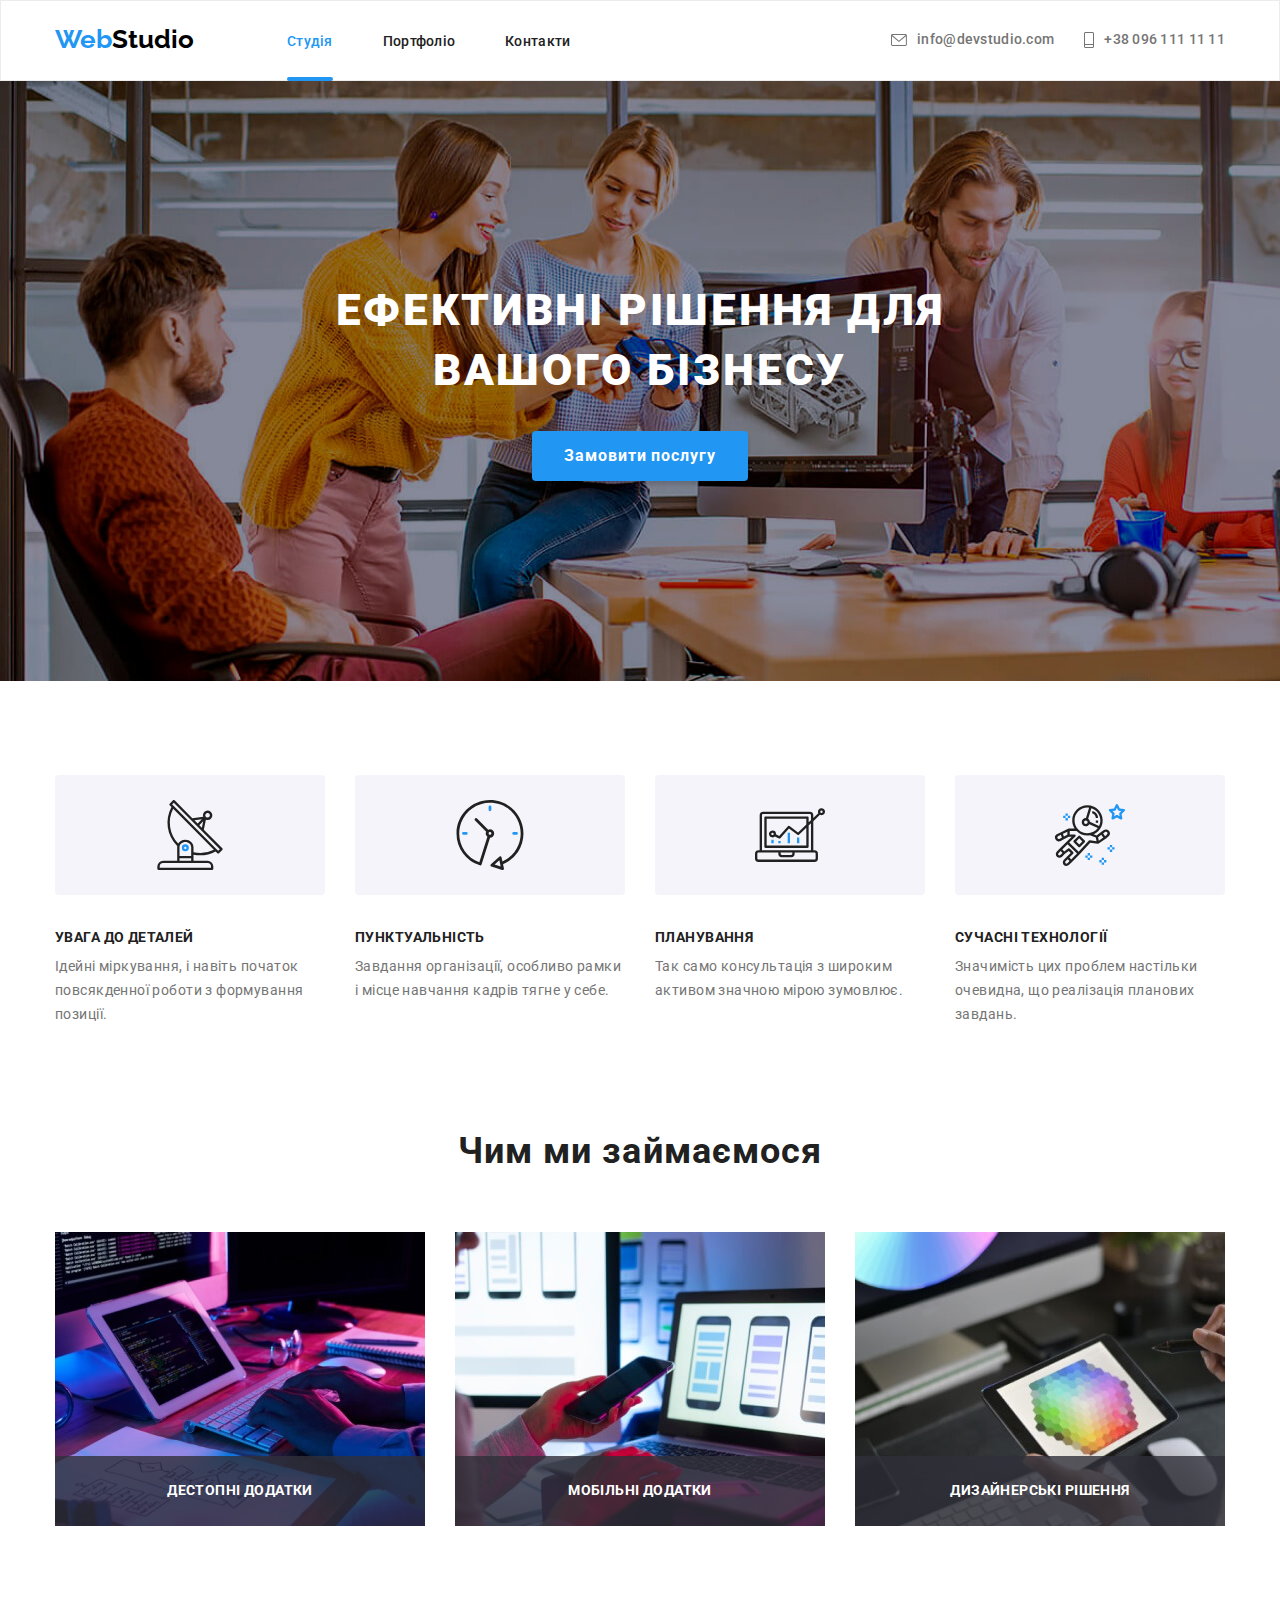
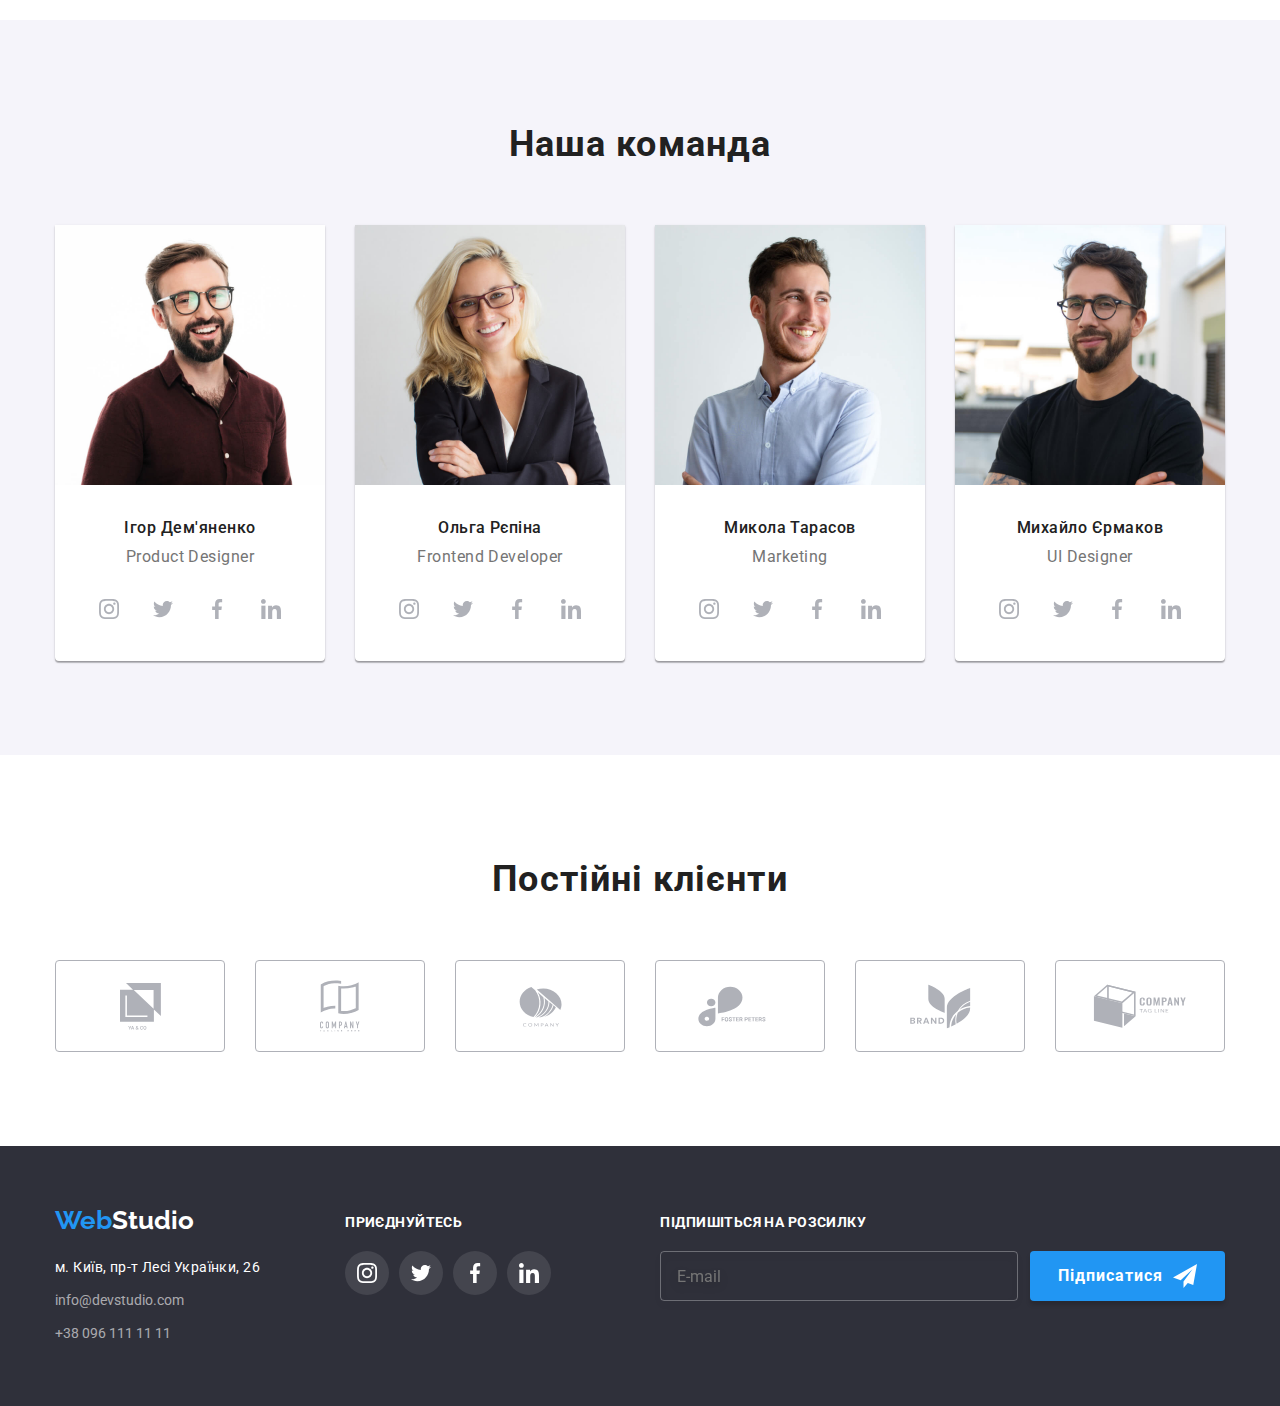
<file: index.html>
<!DOCTYPE html>
<html lang="uk">

<head>
  <meta charset="UTF-8">
  <meta name="viewport" content="width=device-width, initial-scale=1.0">
  <link href="https://fonts.googleapis.com/css2?family=Raleway:wght@700&family=Roboto:wght@400;500;700;900&display=swap"
    rel="stylesheet">
  <link rel="stylesheet" href="./css/modern-normalize.css">
  <link rel="stylesheet" href="./css/styles.css">
  <link rel="stylesheet" href="./css/main.min.css">
  <title>Студія</title>
</head>

<body>
  <!--Header-->
  <header class="header">
    <div class="container header__wrapper">
      <nav class="nav">
        <a class="logo" href="./index.html">Web<span class="logo__part">Studio</span></a>
        <ul class="nav-list">
          <li><a class="nav-list__link nav-list__link--current" href="./index.html">Студія</a></li>
          <li><a class="nav-list__link" href="./portfolio.html">Портфоліо</a></li>
          <li><a class="nav-list__link" href="#">Контакти</a></li>
        </ul>
      </nav>
      <ul class="contacts-list">
        <li>
          <a class="contacts-list__link" href="mailto:info@devstudio.com"><svg class="contacts-list__icon" width="16"
              height="12">
              <use href="./images/icons.svg/cont.svg#icon-mail"></use>
            </svg>info@devstudio.com</a>
        </li>
        <li>
          <a class="contacts-list__link contacts-list__link--offset" href="tel:+380961111111"><svg
              class="contacts-list__icon" width="10" height="16">
              <use href="./images/icons.svg/cont.svg#icon-phone"></use>
            </svg>+38 096 111 11 11</a>
        </li>
      </ul>
    </div>
  </header>

  <!--Main content-->

  <main>
    <section class="hero-content">
      <div class="container hero__container">
        <h1 class="hero-title">ЕФЕКТИВНІ РІШЕННЯ ДЛЯ ВАШОГО БІЗНЕСУ</h1>
        <button class="hero-btn" data-modal-open>Замовити послугу</button>
        <div class="backdrop is-hidden" data-modal>
          <div class="modal">
            <button data-modal-close class="modal__close" type="button"><svg width="16" height="12">
                <use href="./images/vector.svg#icon-vector"></use>
              </svg></button>

            <h2 class="modal__title">Залиште свої дані, ми вам передзвонимо</h2>
            <form action="#">
              <div class="user-card">
                <label for="username" class="user-card__info">Ім'я</label>
                <div class="input">
                  <input class="input__box" type="text" id="username">
                  <svg width="18" height="18">
                    <use href="./images/modal-icons.svg#icon-person"></use>
                  </svg>
                </div>
                <label for="phone-nomber" class="user-card__info">Телефон</label>
                <div class="input">
                  <input class="input__box" type="tel" id="phone-nomber">
                  <svg width="18" height="18">
                    <use href="./images/modal-icons.svg#icon-phone"></use>
                  </svg>
                </div>
                <label for="user-email" class="user-card__info">Пошта</label>
                <div class="input">
                  <input class="input__box" type="email" id="user-email">
                  <svg width="18" height="18">
                    <use href="./images/modal-icons.svg#icon-email"></use>
                  </svg>
                </div>

                <label for="user-text" class="user-card__info">Коментар</label>
                <textarea class="coment" name="user-text" id="user-text" cols="30" rows="10"
                  placeholder="Введіть текст"></textarea>
              </div>
              <div class="checkbox-list">
                <input class="hidden" type="checkbox" name="mail-sent" id="mail-sent">
                <label for="mail-sent" class="checkbox-list__text">Погоджуюся з розсилкою та приймаю </label>
                <a class="checkbox-list__contract" href="#" target="_blank" rel="noopener noreferrer">Умови договору</a>
              </div>
              <div class="modal-brd">
                <button class="modal-btn__sent" type="submit">Відправити</button>
              </div>
            </form>
          </div>
        </div>
      </div>
    </section>

    <section class="section section-content">
      <div class="container">
        <h2 class="hidden">Наші переваги</h2>
        <ul class="features">
          <li>
            <img class="features__image-benefit" src="./images/icons.svg/group1.svg" alt="радар" width="270"
              height="120">
            <h3 class="features__title">УВАГА ДО ДЕТАЛЕЙ</h3>
            <p class="features__text">
              Ідейні міркування, і навіть початок повсякденної роботи з формування позиції.
            </p>
          </li>
          <li>
            <img class="features__image-benefit" src="./images/icons.svg/group2.svg" alt="годинник" width="270"
              height="120">
            <h3 class="features__title">ПУНКТУАЛЬНІСТЬ</h3>
            <p class="features__text">
              Завдання організації, особливо рамки і місце навчання кадрів тягне у себе.
            </p>
          </li>
          <li>
            <img class="features__image-benefit" src="./images/icons.svg/group3.svg" alt="графік" width="270"
              height="120">
            <h3 class="features__title">ПЛАНУВАННЯ</h3>
            <p class="features__text">
              Так само консультація з широким активом значною мірою зумовлює.
            </p>
          </li>
          <li>
            <img class="features__image-benefit" src="./images/icons.svg/group4.svg" alt="космос" width="270"
              height="120">
            <h3 class="features__title">СУЧАСНІ ТЕХНОЛОГІЇ</h3>
            <p class="features__text">
              Значимість цих проблем настільки очевидна, що реалізація планових завдань.
            </p>
          </li>
        </ul>
      </div>
    </section>
    <section class="section">
      <div class="container">
        <h2 class="large-header">Чим ми займаємося</h2>
        <ul class="specialty">
          <li class="specialty__list">
            <img class="specialty__img" src="./images/index/img.jpg" alt="Програмування" width="370">
            <p class="specialty__text">ДЕСТОПНІ ДОДАТКИ</p>
          </li>
          <li class="specialty__list">
            <img class="specialty__img" src="./images/index/img2.jpg" alt="Розробка додатків" width="370">
            <p class="specialty__text">МОБІЛЬНІ ДОДАТКИ</p>
          </li>
          <li class="specialty__list">
            <img class="specialty__img" src="./images/index/img3.jpg" alt="Веб-дизайн" width="370">
            <p class="specialty__text">ДИЗАЙНЕРСЬКІ РІШЕННЯ</p>
          </li>
        </ul>
      </div>
    </section>

    <section class="section team">
      <div class="container container-team">
        <h2 class="large-header">Наша команда</h2>
        <ul class="cards-set">
          <li class="cards-set__card">
            <div class="team-card">
              <img src="./images/index/photo1.jpg" alt="Працівник Игорь" width="270">
              <div class="team-card__hero">
                <h3 class="team-card__name">Ігор Дем'яненко</h3>
                <p class="team-card__position">Product Designer</p>
                <ul class="card-icons-social">
                  <li class="card-icons-social__item">
                    <a class="card-icons-social__link" href="#" target="_blank" aria-label="instagram">
                      <svg class="card-icons-social__icon" width="20" height="20">
                        <use href="./images/icons.svg/sprite.svg#icon-instagram"></use>
                      </svg>
                    </a>
                  </li>
                  <li class="card-icons-social__item">
                    <a class="card-icons-social__link" href="#" target="_blank" aria-label="twitter">
                      <svg class="card-icons-social__icon" width="20" height="20">
                        <use href="./images/icons.svg/sprite.svg#icon-twitter"></use>
                      </svg>
                    </a>
                  </li>
                  <li class="card-icons-social__item">
                    <a class="card-icons-social__link" href="#" target="_blank" aria-label="facebook">
                      <svg class="card-icons-social__icon" width="20" height="20">
                        <use href="./images/icons.svg/sprite.svg#icon-facebook"></use>
                      </svg>
                    </a>
                  </li>
                  <li class="card-icons-social__item">
                    <a class="card-icons-social__link" href="#" target="_blank" aria-label="linkedin">
                      <svg class="card-icons-social__icon" width="20" height="20">
                        <use href="./images/icons.svg/sprite.svg#icon-linkedin"></use>
                      </svg>
                    </a>
                  </li>
                </ul>
              </div>
            </div>

          </li>
          <li class="cards-set__card">
            <div class="team-card">
              <img src="./images/index/photo2.jpg" alt="Працівник Ольга" width="270">
              <div class="team-card__hero">
                <h3 class="team-card__name">Ольга Рєпіна</h3>
                <p class="team-card__position">Frontend Developer</p>
                <ul class="card-icons-social">
                  <li class="card-icons-social__item">
                    <a class="card-icons-social__link" href="#" target="_blank" aria-label="instagram">
                      <svg class="card-icons-social__icon" width="20" height="20">
                        <use href="./images/icons.svg/sprite.svg#icon-instagram"></use>
                      </svg>
                    </a>
                  </li>
                  <li class="card-icons-social__item">
                    <a class="card-icons-social__link" href="#" target="_blank" aria-label="twitter">
                      <svg class="card-icons-social__icon" width="20" height="20">
                        <use href="./images/icons.svg/sprite.svg#icon-twitter"></use>
                      </svg>
                    </a>
                  </li>
                  <li class="card-icons-social__item">
                    <a class="card-icons-social__link" href="#" target="_blank" aria-label="facebook">
                      <svg class="card-icons-social__icon" width="20" height="20">
                        <use href="./images/icons.svg/sprite.svg#icon-facebook"></use>
                      </svg>
                    </a>
                  </li>
                  <li class="card-icons-social__item">
                    <a class="card-icons-social__link" href="#" target="_blank" aria-label="linkedin">
                      <svg class="card-icons-social__icon" width="20" height="20">
                        <use href="./images/icons.svg/sprite.svg#icon-linkedin"></use>
                      </svg>
                    </a>
                  </li>
                </ul>
              </div>

            </div>
          </li>
          <li class="cards-set__card">
            <div class="team-card">
              <img src="./images/index/photo3.jpg" alt="Працівник Николай" width="270">
              <div class="team-card__hero">
                <h3 class="team-card__name">Микола Тарасов</h3>
                <p class="team-card__position">Marketing</p>
                <ul class="card-icons-social">
                  <li class="card-icons-social__item">
                    <a class="card-icons-social__link" href="#" target="_blank" aria-label="instagram">
                      <svg class="card-icons-social__icon" width="20" height="20">
                        <use href="./images/icons.svg/sprite.svg#icon-instagram"></use>
                      </svg>
                    </a>
                  </li>
                  <li class="card-icons-social__item">
                    <a class="card-icons-social__link" href="#" target="_blank" aria-label="twitter">
                      <svg class="card-icons-social__icon" width="20" height="20">
                        <use href="./images/icons.svg/sprite.svg#icon-twitter"></use>
                      </svg>
                    </a>
                  </li>
                  <li class="card-icons-social__item">
                    <a class="card-icons-social__link" href="#" target="_blank" aria-label="facebook">
                      <svg class="card-icons-social__icon" width="20" height="20">
                        <use href="./images/icons.svg/sprite.svg#icon-facebook"></use>
                      </svg>
                    </a>
                  </li>
                  <li class="card-icons-social__item">
                    <a class="card-icons-social__link" href="#" target="_blank" aria-label="linkedin">
                      <svg class="card-icons-social__icon" width="20" height="20">
                        <use href="./images/icons.svg/sprite.svg#icon-linkedin"></use>
                      </svg>
                    </a>
                  </li>
                </ul>
              </div>

            </div>
          </li>
          <li class="cards-set__card">
            <div class="team-card">
              <img src="./images/index/photo4.jpg" alt="Працівник Михаил" width="270">
              <div class="team-card__hero">
                <h3 class="team-card__name">Михайло Єрмаков</h3>
                <p class="team-card__position">UI Designer</p>
                <ul class="card-icons-social">
                  <li class="card-icons-social__item">
                    <a class="card-icons-social__link" href="#" target="_blank" aria-label="instagram">
                      <svg class="card-icons-social__icon" width="20" height="20">
                        <use href="./images/icons.svg/sprite.svg#icon-instagram"></use>
                      </svg>
                    </a>
                  </li>
                  <li class="card-icons-social__item">
                    <a class="card-icons-social__link" href="#" target="_blank" aria-label="twitter">
                      <svg class="card-icons-social__icon" width="20" height="20">
                        <use href="./images/icons.svg/sprite.svg#icon-twitter"></use>
                      </svg>
                    </a>
                  </li>
                  <li class="card-icons-social__item">
                    <a class="card-icons-social__link" href="#" target="_blank" aria-label="facebook">
                      <svg class="card-icons-social__icon" width="20" height="20">
                        <use href="./images/icons.svg/sprite.svg#icon-facebook"></use>
                      </svg>
                    </a>
                  </li>
                  <li class="card-icons-social__item">
                    <a class="card-icons-social__link" href="#" target="_blank" aria-label="linkedin">
                      <svg class="card-icons-social__icon" width="20" height="20">
                        <use href="./images/icons.svg/sprite.svg#icon-linkedin"></use>
                      </svg>
                    </a>
                  </li>
                </ul>
              </div>
            </div>

          </li>
    </section>
    <section class="section">
      <div class="container">
        <h2 class="large-header">
          Постійні клієнти
        </h2>
        <ul class="regular-customers">
          <li>
            <a href="#" class="regular-customers__client-link" target="_blank" rel="noopener norefferer">
              <svg class="regular-customers__icon-group" width="41" height="47">
                <use xlink:href="./images/icons.svg/company/company-defs.svg#icon-group1"></use>
              </svg>
            </a>
          </li>
          <li>
            <a href="#" class="regular-customers__client-link" target="_blank" rel="noopener norefferer">
              <svg class="regular-customers__icon-group" width="40" height="52">
                <use xlink:href="./images/icons.svg/company/company-defs.svg#icon-group2"></use>
              </svg>
            </a>
          </li>
          <li>
            <a href="#" class="regular-customers__client-link" target="_blank" rel="noopener norefferer">
              <svg class="regular-customers__icon-group" width="43" height="41">
                <use xlink:href="./images/icons.svg/company/company-defs.svg#icon-group3"></use>
              </svg>
            </a>
          </li>
          <li>
            <a href="#" class="regular-customers__client-link" target="_blank" rel="noopener norefferer">
              <svg class="regular-customers__icon-group" width="84" height="41">
                <use xlink:href="./images/icons.svg/company/company-defs.svg#icon-group4"></use>
              </svg>
            </a>
          </li>
          <li>
            <a href="#" class="regular-customers__client-link" target="_blank" rel="noopener norefferer">
              <svg class="regular-customers__icon-group" width="63" height="45">
                <use xlink:href="./images/icons.svg/company/company-defs.svg#icon-group5"></use>
              </svg>
            </a>
          </li>
          <li>
            <a href="#" class="regular-customers__client-link" target="_blank" rel="noopener norefferer">
              <svg class="regular-customers__icon-group" width="94" height="44">
                <use xlink:href="./images/icons.svg/company/company-defs.svg#icon-group6"></use>
              </svg>
            </a>
          </li>
        </ul>
      </div>
    </section>


  </main>
  <footer class="footer">
    <div class="container footer-social">
      <div>
        <a class="logo" href="./index.html">Web<span class="logo__footer-part">Studio</span></a>
        <address class="footer__address">
          <a class="footer__item" href="https://goo.gl/maps/DmpzDfKuA3Ak4CY98" target="_blank"
            rel="noopener noreferrer">м.
            Київ, пр-т Лесі
            Українки, 26
          </a>
          <a class="footer__contacts" href="mailto:info@devstudio.com">info@devstudio.com</a>
          <a class="footer__contacts" href="tel:+380961111111">+38 096 111 11 11</a>
        </address>
      </div>
      <div class="footer__social">
        <h3 class="footer__title">приєднуйтесь</h3>
        <ul class="footer__icons-social">
          <li>
            <a class="footer__social-link" href="#" target="_blank" aria-label="instagram">
              <svg width="20" height="20">
                <use href="./images/icons.svg/sprite.svg#icon-instagram"></use>
              </svg>
            </a>
          </li>
          <li>
            <a class="footer__social-link" href="#" target="_blank" aria-label="twitter">
              <svg width="20" height="20">
                <use href="./images/icons.svg/sprite.svg#icon-twitter"></use>
              </svg>
            </a>
          </li>
          <li>
            <a class="footer__social-link" href="#" target="_blank" aria-label="facebook">
              <svg width="20" height="20">
                <use href="./images/icons.svg/sprite.svg#icon-facebook"></use>
              </svg>
            </a>
          </li>
          <li>
            <a class="footer__social-link" href="#" target="_blank" aria-label="linkedin">
              <svg width="20" height="20">
                <use href="./images/icons.svg/sprite.svg#icon-linkedin"></use>
              </svg>
            </a>
          </li>
        </ul>
      </div>

      <div class="footer__subscription-block">
        <h3 class="footer__title">
          ПІДПИШІТЬСЯ НА РОЗСИЛКУ
        </h3>
        <div class="footer__input-box">
          <input class="footer__input" type="email" placeholder="E-mail" required>
          <button class="footer__btn" type="submit">Підписатися</button>
          <svg class="footer__icon" width="24" height="24">
            <use href="./images/modal-icons.svg#icon-telegram"></use>
          </svg>
        </div>
      </div>
    </div>
  </footer>
  <script src="./js/modal.js"></script>
</body>

</html>
</file>
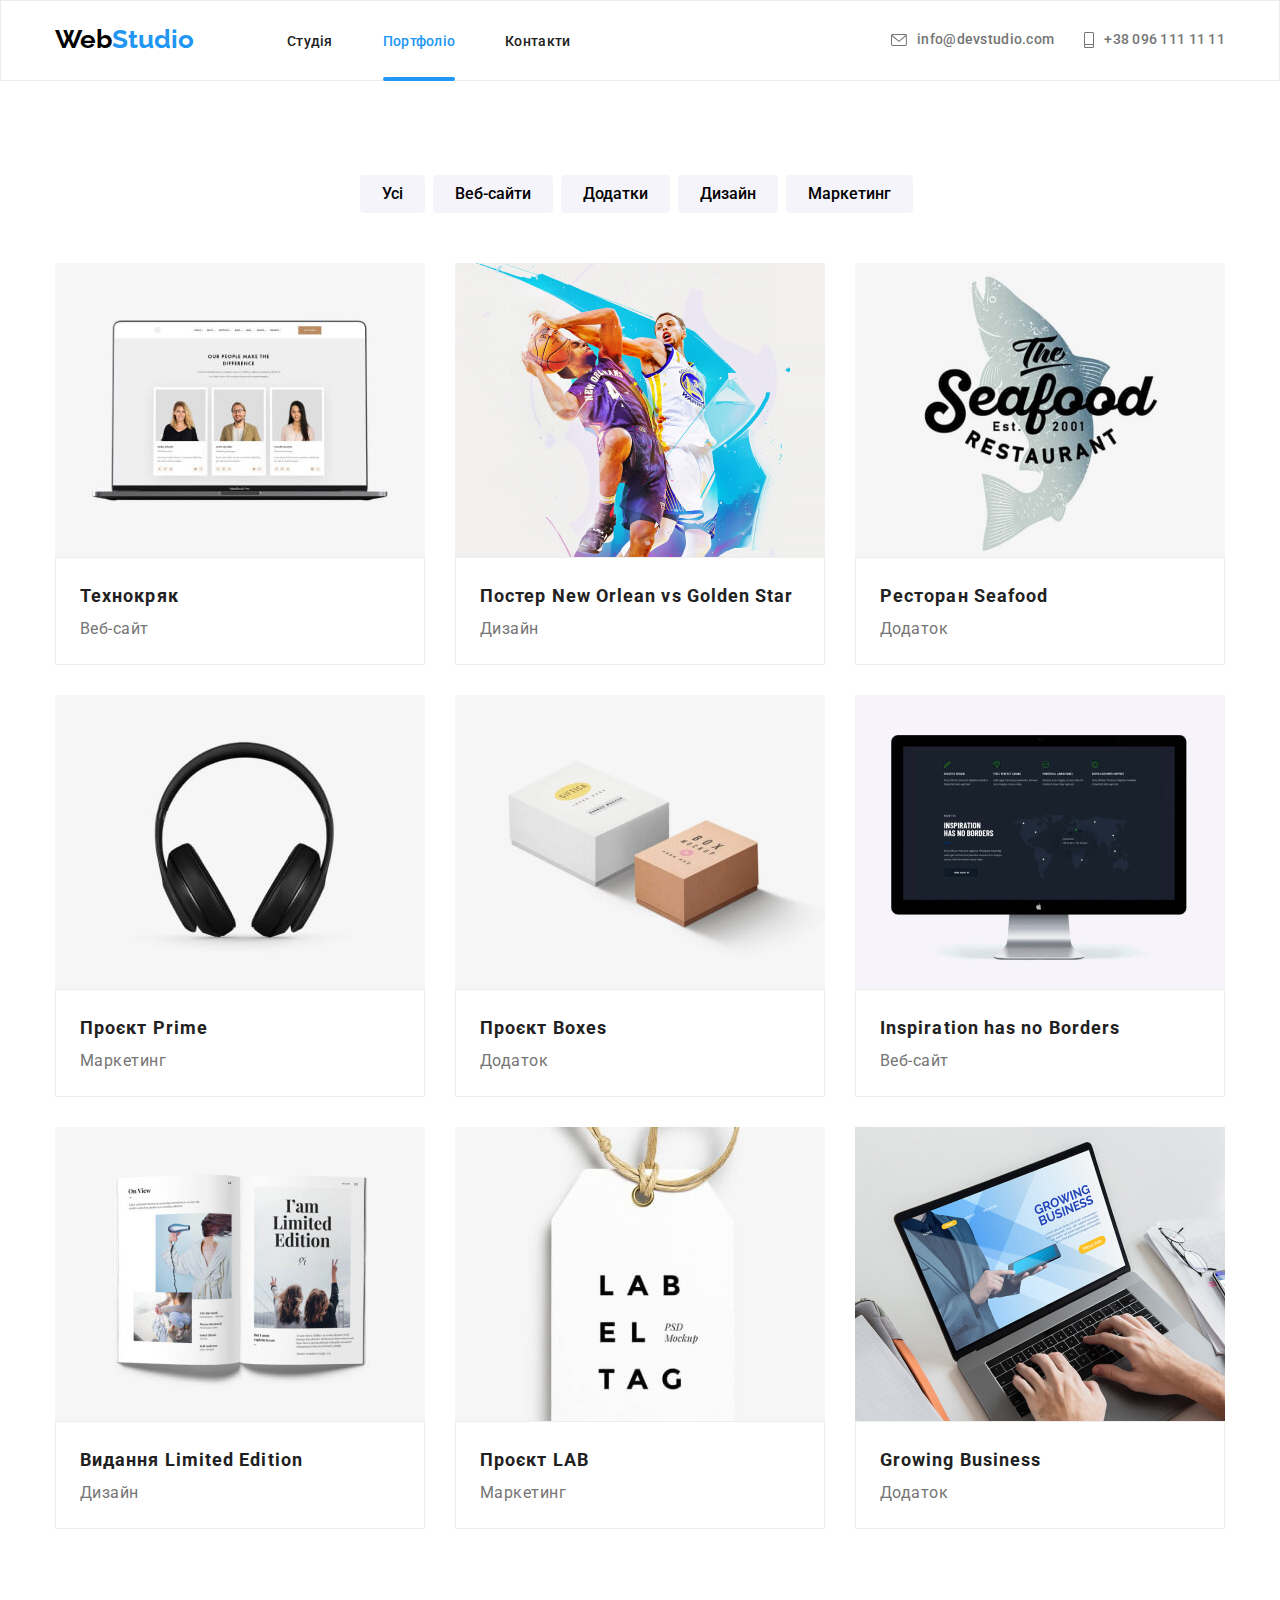
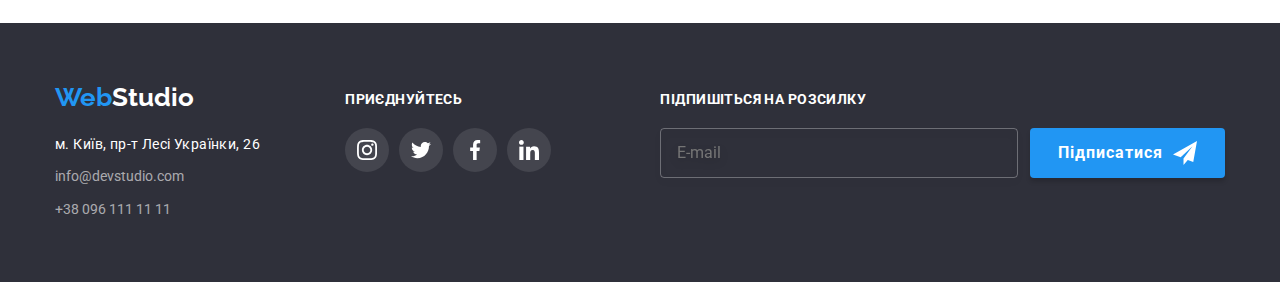
<file: portfolio.html>
<!DOCTYPE html>
<html lang="uk">

<head>
    <meta charset="UTF-8">
    <meta http-equiv="X-UA-Compatible" content="IE=edge">
    <meta name="viewport" content="width=device-width, initial-scale=1.0">
    <link
        href="https://fonts.googleapis.com/css2?family=Raleway:wght@700&family=Roboto:wght@400;500;700;900&display=swap"
        rel="stylesheet">
    <link rel="stylesheet" href="./css/modern-normalize.css">
    <link rel="stylesheet" href="./css/styles.css">
    <link rel="stylesheet" href="./css/main.min.css">
    <title>Portfolio</title>
</head>

<body>
    <header>
        <div class="container header__wrapper">
            <nav class="nav">
                <a class="logo" href="./index.html"><span class="logo__part footer__part">Web</span>Studio</a>
                <ul class="nav-list">
                    <li><a class="nav-list__link" href="./index.html">Студія</a></li>
                    <li><a class="nav-list__link nav-list__link--current" href="./portfolio.html">Портфоліо</a></li>
                    <li><a class="nav-list__link" href="#">Контакти</a></li>
                </ul>
            </nav>
            <ul class="contacts-list">
                <li>
                    <a class="contacts-list__link" href="mailto:info@devstudio.com"><svg class="contacts-list__icon"
                            width="16" height="12">
                            <use href="./images/icons.svg/cont.svg#icon-mail"></use>
                        </svg>info@devstudio.com</a>
                </li>
                <li>
                    <a class="contacts-list__link contacts-list__link--offset" href="tel:+380961111111"><svg
                            class="contacts-list__icon" width="10" height="16">
                            <use href="./images/icons.svg/cont.svg#icon-phone"></use>
                        </svg>+38 096 111 11 11</a>
                </li>
            </ul>
        </div>
    </header>

    <main class="main">
        <!-- <h1>Портфолио</h1> -->
        <section class="section">

            <div class="container">
                <ul class="filter-list">
                    <li class="filter-list filter-list__filter-item"><button class="filter-list__filter-btn"
                            type="button">Усі</button></li>
                    <li class="filter-list filter-list__filter-item"><button class="filter-list__filter-btn"
                            type="button">Веб-сайти</button></li>
                    <li class="filter-list filter-list__filter-item"><button class="filter-list__filter-btn"
                            type="button">Додатки</button></li>
                    <li class="filter-list filter-list__filter-item"><button class="filter-list__filter-btn"
                            type="button">Дизайн</button></li>
                    <li class="filter-list filter-list__filter-item"><button class="filter-list__filter-btn"
                            type="button">Маркетинг</button></li>
                </ul>
                <ul class="portfolio-list">
                    <li class="portfolio-list__item">
                        <a class="portfolio-list__link" href="#">
                            <div class="portfolio-list__image-wrapper">
                                <img class="portfolio-list__image" src="./images/portfolio/img(0).jpg"
                                    alt="Постер New Orlean vs Golden Star" width="370" height="294">
                                <div class="portfolio-image">
                                    <p class="portfolio-list__text">
                                        Ресурс пропонує комплексні пропозиції з різним рівнем функціоналу та сервісів.
                                        Все
                                        це
                                        дозволить відвідувачу отримати
                                        вичерпні відомості про компанію чи приватну особу.
                                    </p>
                                </div>
                            </div>

                            <div class="portfolio-list__filling">
                                <h2 class="portfolio-list__name-services">Технокряк</h2>
                                <p class="portfolio-list__services">Веб-сайт</p>
                            </div>
                        </a>
                    </li>
                    <li class=" portfolio-list__item">
                        <a class="portfolio-list__link" href="#">
                            <div class="portfolio-list__image-wrapper">
                                <img class="portfolio-list__image" src="./images/portfolio/img(1).jpg"
                                    alt="Постер New Orlean vs Golden Star" width="370" height="294">
                                <div class="portfolio-images">
                                    <p class="portfolio-list__text">
                                        Ресурс пропонує комплексні пропозиції з різним рівнем функціоналу та сервісів.
                                        Все
                                        це
                                        дозволить відвідувачу отримати
                                        вичерпні відомості про компанію чи приватну особу.
                                    </p>
                                </div>
                            </div>
                            <div class="portfolio-list__filling">
                                <h2 class="portfolio-list__name-services">Постер New Orlean vs Golden Star</h2>
                                <p class="portfolio-list__services">Дизайн</p>
                            </div>
                        </a>
                    </li>
                    <li class="portfolio-list__item">
                        <a class="portfolio-list__link" href="#">
                            <div class="portfolio-list__image-wrapper">
                                <img class="portfolio-list__image" src="./images/portfolio/img(2).jpg"
                                    alt="Постер New Orlean vs Golden Star" width="370" height="294">
                                <div class="portfolio-images">
                                    <p class="portfolio-list__text">
                                        Ресурс пропонує комплексні пропозиції з різним рівнем функціоналу та сервісів.
                                        Все
                                        це
                                        дозволить відвідувачу отримати
                                        вичерпні відомості про компанію чи приватну особу.
                                    </p>
                                </div>
                            </div>
                            <div class="portfolio-list__filling">
                                <h2 class="portfolio-list__name-services">Ресторан Seafood</h2>
                                <p class="portfolio-list__services">Додаток</p>
                            </div>
                        </a>
                    </li>
                    <li class="portfolio-list__item">
                        <a class="portfolio-list__link" href="#">
                            <div class="portfolio-list__image-wrapper">
                                <img class="portfolio-list__image" src="./images/portfolio/img(3).jpg"
                                    alt="Постер New Orlean vs Golden Star" width="370" height="294">
                                <div class="portfolio-images">
                                    <p class="portfolio-list__text">
                                        Ресурс пропонує комплексні пропозиції з різним рівнем функціоналу та сервісів.
                                        Все
                                        це
                                        дозволить відвідувачу отримати
                                        вичерпні відомості про компанію чи приватну особу.
                                    </p>
                                </div>
                            </div>
                            <div class="portfolio-list__filling">
                                <h2 class="portfolio-list__name-services">Проєкт Prime</h2>
                                <p class="portfolio-list__services">Маркетинг</p>
                            </div>
                        </a>
                    </li>
                    <li class="portfolio-list__item">
                        <a class="portfolio-list__link" href="#">
                            <div class="portfolio-list__image-wrapper">
                                <img class="portfolio-list__image" src="./images/portfolio/img(4).jpg"
                                    alt="Постер New Orlean vs Golden Star" width="370" height="294">
                                <div class="portfolio-images">
                                    <p class="portfolio-list__text">
                                        Ресурс пропонує комплексні пропозиції з різним рівнем функціоналу та сервісів.
                                        Все
                                        це
                                        дозволить відвідувачу отримати
                                        вичерпні відомості про компанію чи приватну особу.
                                    </p>
                                </div>
                            </div>
                            <div class="portfolio-list__filling">
                                <h2 class="portfolio-list__name-services">Проєкт Boxes</h2>
                                <p class="portfolio-list__services">Додаток</p>
                            </div>
                        </a>
                    </li>
                    <li class="portfolio-list__item">
                        <a class="portfolio-list__link" href="#">
                            <div class="portfolio-list__image-wrapper">
                                <img class="portfolio-list__image" src="./images/portfolio/img(5).jpg"
                                    alt="Постер New Orlean vs Golden Star" width="370" height="294">
                                <div class="portfolio-images">
                                    <p class="portfolio-list__text">
                                        Ресурс пропонує комплексні пропозиції з різним рівнем функціоналу та сервісів.
                                        Все
                                        це
                                        дозволить відвідувачу отримати
                                        вичерпні відомості про компанію чи приватну особу.
                                    </p>
                                </div>
                            </div>
                            <div class="portfolio-list__filling">
                                <h2 class="portfolio-list__name-services">Inspiration has no Borders</h2>
                                <p class="portfolio-list__services">Веб-сайт</p>
                            </div>
                        </a>
                    </li>
                    <li class="portfolio-list__item">
                        <a class="portfolio-list__link" href="#">
                            <div class="portfolio-list__image-wrapper">
                                <img class="portfolio-list__image" src="./images/portfolio/img(6).jpg"
                                    alt="Постер New Orlean vs Golden Star" width="370" height="294">
                                <div class="portfolio-images">
                                    <p class="portfolio-list__text">
                                        Ресурс пропонує комплексні пропозиції з різним рівнем функціоналу та сервісів.
                                        Все це дозволить відвідувачу отримати
                                        вичерпні відомості про компанію чи приватну особу.
                                    </p>
                                </div>
                            </div>
                            <div class="portfolio-list__filling">
                                <h2 class="portfolio-list__name-services">Видання Limited Edition</h2>
                                <p class="portfolio-list__services">Дизайн</p>
                            </div>
                        </a>
                    </li>

                    <li class="portfolio-list__item">
                        <a class="portfolio-list__link" href="#">
                            <div class="portfolio-list__image-wrapper">
                                <img class="portfolio-list__image" src="./images/portfolio/img(7).jpg"
                                    alt="Постер New Orlean vs Golden Star" width="370" height="294">
                                <div class="portfolio-images">
                                    <p class="portfolio-list__text">
                                        Ресурс пропонує комплексні пропозиції з різним рівнем функціоналу та сервісів.
                                        Все
                                        це
                                        дозволить відвідувачу отримати
                                        вичерпні відомості про компанію чи приватну особу.
                                    </p>
                                </div>
                            </div>
                            <div class="portfolio-list__filling">
                                <h2 class="portfolio-list__name-services">Проєкт LAB</h2>
                                <p class="portfolio-list__services">Маркетинг</p>
                            </div>
                        </a>
                    </li>

                    <li class="portfolio-list__item">
                        <a class="portfolio-list__link" href="#">
                            <div class="portfolio-list__image-wrapper">
                                <img class="portfolio-list__image" src="./images/portfolio/img(8).jpg"
                                    alt="Постер New Orlean vs Golden Star" width="370" height="294">
                                <div class="portfolio-images">
                                    <p class="portfolio-list__text">
                                        Ресурс пропонує комплексні пропозиції з різним рівнем функціоналу та сервісів.
                                        Все
                                        це
                                        дозволить відвідувачу отримати
                                        вичерпні відомості про компанію чи приватну особу.
                                    </p>
                                </div>
                            </div>
                            <div class="portfolio-list__filling">
                                <h2 class="portfolio-list__name-services">Growing Business</h2>
                                <p class="portfolio-list__services">Додаток</p>
                            </div>
                        </a>
                    </li>
                </ul>
            </div>
        </section>

    </main>
    <footer class="footer">
        <div class="container footer-social">
            <div>
                <a class="logo" href="./index.html">Web<span class="logo__footer-part">Studio</span></a>
                <address class="footer__address">
                    <a class="footer__item" href="https://goo.gl/maps/DmpzDfKuA3Ak4CY98" target="_blank"
                        rel="noopener noreferrer">м.
                        Київ, пр-т Лесі
                        Українки, 26
                    </a>
                    <a class="footer__contacts" href="mailto:info@devstudio.com">info@devstudio.com</a>
                    <a class="footer__contacts" href="tel:+380961111111">+38 096 111 11 11</a>
                </address>
            </div>
            <div class="footer__social">
                <h3 class="footer__title">приєднуйтесь</h3>
                <ul class="footer__icons-social">
                    <li>
                        <a class="footer__social-link" href="#" target="_blank" aria-label="instagram">
                            <svg width="20" height="20">
                                <use href="./images/icons.svg/sprite.svg#icon-instagram"></use>
                            </svg>
                        </a>
                    </li>
                    <li>
                        <a class="footer__social-link" href="#" target="_blank" aria-label="twitter">
                            <svg width="20" height="20">
                                <use href="./images/icons.svg/sprite.svg#icon-twitter"></use>
                            </svg>
                        </a>
                    </li>
                    <li>
                        <a class="footer__social-link" href="#" target="_blank" aria-label="facebook">
                            <svg width="20" height="20">
                                <use href="./images/icons.svg/sprite.svg#icon-facebook"></use>
                            </svg>
                        </a>
                    </li>
                    <li>
                        <a class="footer__social-link" href="#" target="_blank" aria-label="linkedin">
                            <svg width="20" height="20">
                                <use href="./images/icons.svg/sprite.svg#icon-linkedin"></use>
                            </svg>
                        </a>
                    </li>
                </ul>
            </div>

            <div class="footer__subscription-block">
                <h3 class="footer__title">
                    ПІДПИШІТЬСЯ НА РОЗСИЛКУ
                </h3>
                <div class="footer__input-box">
                    <input class="footer__input" type="email" placeholder="E-mail" required>
                    <button class="footer__btn" type="submit">Підписатися</button>
                    <svg class="footer__icon" width="24" height="24">
                        <use href="./images/modal-icons.svg#icon-telegram"></use>
                    </svg>
                </div>
            </div>
        </div>
    </footer>
</body>

</html>
</file>
<file: css/styles.css>
:root {
  /*Основний колір*/
  --c-dark: #212121;
  --c-blue: #2196f3;
  --c-black: #000000;
  --c-gray: #757575;
  --c-white: #ffffff;
  /*Фон*/
  --bg-white: #ffffff;
  --bg-c-dark-grey: #2f303a;
  --bg-c-blue-white: #188ce8;
  --bg-c-light-gray: #f5f4fa;
  --bg-c-white: #ffffff;
  --bg-c-blue: #2196f3;
  /*Колір рамок*/
  --brd-c-gray: #eeeeee;
  --brd-c-light-gray: #ececec;
}

*,
::before,
::after {
  margin: 0;
  padding: 0;
  box-sizing: border-box;
}
/* img{
  display:block;
  max-width: 100%;
  height: auto;
} */

body {
  font-family: "Roboto", sans-serif;
  font-style: normal;
  margin: auto;
  background: var(--bg-white);
  color: var(--c-dark);
  box-sizing: border-box;
}

header {
  position: sticky;
  background: var(--bg-white);
  border: 1px solid var(--brd-c-light-gray);
}
.section {
  padding: 94px 0;
}
.section-content {
  padding: 94px 0 0 0;
}
.container {
  max-width: 1200px;
  margin: 0 auto;
  padding: 0 15px;
}

.header-wrapper {
  display: flex;
  justify-content: space-between;
}

.nav {
  display: flex;
  align-items: center;
}

.nav-list {
  display: flex;
  list-style: none;
  margin: 0;
  padding: 0;
  gap: 50px;
  padding-inline: 93px 0;
  align-items: center;
}

.nav-list li:nth-of-type(4) {
  margin-left: 344px;
}

.nav-list li:nth-of-type(5) {
  margin-left: 50px;
}

.link {
  position: relative;
  display: block;
  font-weight: 500;
  font-size: 14px;
  bottom: -1px;
  line-height: 1.1428;
  letter-spacing: 0.02em;
  text-decoration: none;
  color: var(--c-dark);
  transition: color 250ms cubic-bezier(0.4, 0, 0.2, 1);
}
.link-current,
.link:hover,
.link:focus {
  display: block;
  color: var(--c-blue);
}

.link-current::after,
.link:hover::after,
.link:focus::after {
  position: absolute;
  display: block;
  content: "";
  width: 100%;
  height: 4px;
  margin-top: 28px;
  background: #2196f3;
  border-radius: 2px;
}

li {
  list-style-type: none;
}

.logo {
  font-family: "Raleway", sans-serif;
  color: var(--c-blue);
  font-weight: 700;
}

.logo-col {
  font-size: 26px;
  font-family: "Raleway", sans-serif;
  color: var(--c-black);
  font-weight: 700;
  text-decoration: none;
  padding-top: 24px;
  padding-bottom: 25px;
}

.contacts {
  color: var(--c-gray);
  font-weight: 500;
  font-size: 14px;
  text-decoration: none;
  transition: color 250ms cubic-bezier(0.4, 0, 0.2, 1);
}
.mail {
  display: flex;
  align-items: center;
}
.social-mail {
  fill: currentColor;
  margin-right: 10px;
}

.contacts-tel {
  display: flex;
  align-items: center;
  margin-left: 50px;
}
.social-tel {
  margin-right: 10px;
  fill: currentColor;
}
.contacts-list {
  font-family: Roboto;
  font-size: 14px;
  font-weight: 500;
  line-height: 1.14;
  letter-spacing: 0.02em;
  text-align: left;
  display: flex;
  align-items: center;
}

.contacts:visited {
  color: inherit;
}

.contacts:hover,
.contacts:focus {
  color: var(--c-blue);
}

/*Main content*/
.hero {
  display: contents;
}
.first-block {
  display: flex;
  justify-content: center;
  flex-direction: column;
  gap: 30px;
  align-items: center;
  background-image: url(../images/icons.svg/bgst.jpg);
  background-repeat: no-repeat;
  max-width: 1600px;
  margin: 0 auto;
  color: var(--bg-white);
  padding: 200px 0;
}

.blocktext {
  max-width: 696px;
  font-weight: 900;
  font-size: 44px;
  line-height: 1.3636;
  text-align: center;
  letter-spacing: 0.06em;
  text-transform: uppercase;
  color: var(--c-white);
}

.order-btn {
  height: 50px;
  width: 216px;
  font-style: normal;
  font-weight: 700;
  font-size: 16px;
  line-height: 1.87;
  letter-spacing: 0.06em;
  background: var(--c-blue);
  box-shadow: 0px 4px 4px rgba(0, 0, 0, 0.15);
  border-radius: 4px;
  font-family: "Roboto", sans-serif;
  color: var(--bg-white);
  border: none;
  cursor: pointer;
  transition: background-color 250ms cubic-bezier(0.4, 0, 0.2, 1);
}
.order-btn:hover,
.order-btn:focus {
  background-color: var(--bg-c-blue-white);
}

.backdrop {
  display: flex;
  justify-content: center;
  align-items: center;
  position: fixed;
  z-index: 700;
  left: 0;
  bottom: 0;
  width: 100%;
  height: 100%;
  background: rgba(0, 0, 0, 0.2);
  transition: opacity 250ms cubic-bezier(0.4, 0, 0.2, 1),
    visibility 250ms cubic-bezier(0.4, 0, 0.2, 1);
}
.backdrop.is-hidden {
  opacity: 0;
  visibility: hidden;
  pointer-events: none;
}

.modal {
  position: relative;
  width: 528px;
  height: 581px;
  padding: 40px;
  background-color: var(--bg-c-white);
  box-shadow: 0px 1px 3px rgba(0, 0, 0, 0.12), 0px 1px 1px rgba(0, 0, 0, 0.14),
    0px 2px 1px rgba(0, 0, 0, 0.2);
  border-radius: 4px;
}
.modal-close {
  display: flex;
  justify-content: center;
  align-items: center;
  position: absolute;
  right: 8px;
  top: 8px;
  width: 30px;
  height: 30px;
  background: #ffffff;
  border: 1px solid rgba(0, 0, 0, 0.1);
  border-radius: 50%;
  cursor: pointer;
}
.modal-close:hover,
.modal-close:focus{
  fill:var(--bg-c-blue)
}
.form-title {
  margin-bottom: 12px;
  font-size: 20px;
  line-height: 1.15;
  text-align: center;
  letter-spacing: 0.03em;
  color: var(--c-dark);
}

.user-info {
  display: block;
  margin: 10px 0 4px;
  font-size: 12px;
  line-height: 14px;
  letter-spacing: 0.01em;
  color: var(--c-gray);
}

.user-card-info {
  position: relative;
}
.input-box:hover,
.input-box:focus {
  border: 1px solid var(--c-blue);
}
.input-box:hover + svg,
.input-box:focus + svg {
  fill: var(--c-blue);
}

.input-box[type="name"],
.input-box[type="tel"],
.input-box[type="email"],
.coment {
  display: block;
  width: 100%;
}

.input-box {
  font-size: 12px;
  line-height: 1.1666;
  letter-spacing: 0.01em;
  outline: none;
  display: block;
  padding: 12px 10px 12px 42px;
  width: 100%;
  max-height: 40px;
  border: 1px solid rgba(33, 33, 33, 0.2);
  border-radius: 4px;
  transition: fill 250ms cubic-bezier(0.4, 0, 0.2, 1),
    border 250ms cubic-bezier(0.4, 0, 0.2, 1);
}
.user-card-info svg {
  position: absolute;
  top: 11px;
  left: 12px;
}
.coment::placeholder {
  font-size: 12px;
  line-height: 1.1666;
  letter-spacing: 0.01em;
  color: rgba(117, 117, 117, 0.5);
}
.coment {
  resize: none;
  max-width: 448px;
  max-height: 120px;
  padding: 12px 16px;
  outline: none;
  font-size: 12px;
  line-height: 1.1666;
  letter-spacing: 0.01em;
  border: 1px solid rgba(33, 33, 33, 0.2);
  border-radius: 4px;
  transition: border 250ms cubic-bezier(0.4, 0, 0.2, 1);
}
.coment:hover,
.coment:focus {
  border: 1px solid var(--c-blue);
}
.checkbox-list {
  position: relative;
  display: flex;
  align-items: center;
  margin: 20px 0 30px;
}

.checkbox-list label::before {
  position: absolute;
  left: 16px;
  top: 3px;
  display: inline-block;
  content: "";
  margin-right: 7px;
  width: 16px;
  height: 15px;
  border: 1px solid var(--c-gray);
  border-radius: 2px;
  cursor: pointer;
}
.checkbox-list input:checked + label::before {
  background-color: var(--bg-c-blue);
  background-image: url(../images/mark.svg);
  background-repeat: no-repeat;
  background-position: center;
  border: none;
}
.checkbox-list input:checked{

}
.checkbox {
  width: 20px;
  height: 20px;
}
.checkbox-text {
  margin-left: 37px;
  margin-right: 7px;
  font-size: 14px;
  line-height: 24px;
  letter-spacing: 0.03em;
  color: var(--c-gray);
}
.contract {
 font-size: 14px;
line-height: 1.7142;
letter-spacing: 0.03em;
text-decoration-line: underline;
  color: var(--c-blue);
}
.brd-content {
  display: flex;
  justify-content: center;
}
.modal-btn {
  font-weight: 700;
  font-size: 16px;
  line-height: 1.875;
  letter-spacing: 0.06em;
  color: var(--c-white);
  cursor: pointer;
  padding: 10px 52px;
  border: 0;
  background: var(--bg-c-blue-white);
  box-shadow: 0px 4px 4px rgba(0, 0, 0, 0.15);
  border-radius: 4px;
}

.features-box {
  display: flex;
  justify-content: center;
  align-items: flex-start;
  gap: 30px;
}

.feature {
  width: 270px;
}
.images-benefits {
  margin-bottom: 30px;
}
.hidden {
  position: absolute;
  width: 1px;
  height: 1px;
  margin: -1px;
  border: 0;
  padding: 0;
  white-space: nowrap;
  clip-path: inset(100%);
  clip: rect(0 0 0 0);
  overflow: hidden;
}

.benefits {
  font-family: "Roboto";
  font-style: normal;
  font-weight: 700;
  font-size: 14px;
  line-height: 16px;
  letter-spacing: 0.03em;
  text-transform: uppercase;
  color: var(--c-dark);
  margin-bottom: 10px;
}

.text {
  font-family: Roboto;
  font-size: 14px;
  font-weight: 400;
  line-height: 1.7;
  letter-spacing: 0.03em;
  text-align: left;
  color: var(--c-gray);
}

.large-header {
  font-weight: 700;
  font-size: 36px;
  line-height: 1.7;
  text-align: center;
  letter-spacing: 0.03em;
  color: var(--c-dark);
  margin: 0 0 50px 0;
}
.work-photo {
  display: flex;
}
.specialty-img {
  display: block;
}
.specialty {
  position: relative;
  margin-right: 30px;
}
.specialty-text {
  position: absolute;
  left: 0;
  bottom: 0;
  width: 100%;
  z-index: 2;
  padding: 27px 10px;
  font-weight: 700;
  font-size: 14px;
  line-height: 1.14;
  text-align: center;
  letter-spacing: 0.03em;
  text-transform: uppercase;
  color: var(--c-white);
  background: rgba(47, 48, 58, 0.8);
}
.team {
  background-color: var(--bg-c-light-gray);
  display: flex;
  flex-direction: column;
}

.photo {
  width: 270px;
  height: 260px;
}

.cards-set {
  display: flex;
  justify-content: center;
  align-items: center;
  gap: 30px;
}

.card {
  width: 270px;
  background: var(--bg-white);
  box-shadow: 0px 1px 3px rgba(0, 0, 0, 0.12), 0px 1px 1px rgba(0, 0, 0, 0.14),
    0px 2px 1px rgba(0, 0, 0, 0.2);
  border-radius: 0px 0px 4px 4px;
}

.card-icons-social {
  display: flex;
  justify-content: center;
  align-items: center;
  flex-wrap: wrap;
  gap: 10px;
  margin-top: 20px;
}
.social-link {
  display: flex;
  align-items: center;
  justify-content: center;
  height: 44px;
  width: 44px;
  border-radius: 50%;
  background-color: var(--c-white);
  fill: #afb1b8;
  transition: fill 250ms cubic-bezier(0.4, 0, 0.2, 1),
    background-color 250ms cubic-bezier(0.4, 0, 0.2, 1);
}
.social-link:hover,
.social-link:focus {
  fill: var(--c-white);
  background-color: var(--bg-c-blue);
}

.card-heros {
  padding: 30px 32px;
}
.name {
  font-weight: 500;
  font-size: 16px;
  line-height: 1.18;
  text-align: center;
  letter-spacing: 0.03em;
  color: var(--c-dark);
  margin-bottom: 10px;
}

.position {
  text-align: center;
  font-weight: 400;
  font-size: 16px;
  line-height: 1.18;
  text-align: center;
  letter-spacing: 0.03em;
  color: var(--c-gray);
  margin-bottom: 16px;
}
.regular-customers {
  display: flex;
  justify-content: center;
  gap: 30px;
}

.client-link {
  display: flex;
  justify-content: center;
  align-items: center;
  border: 1px solid #afb1b8;
  height: 92px;
  width: 170px;
  border-radius: 4px;
  color: #afb1b8;
  background-color: transparent;
  transition: color 250ms cubic-bezier(0.4, 0, 0.2, 1),
    border-color 250ms cubic-bezier(0.4, 0, 0.2, 1);
}
.client-link:hover,
.client-link:focus {
  color: var(--c-blue);
  border-color: var(--bg-c-blue);
}
.icon-group {
  fill: currentColor;
}
/* footer */
.footer {
  padding: 60px 0;
  background-color: var(--bg-c-dark-grey);
}

.footer-logo {
  font-family: "Raleway", sans-serif;
  color: var(--bg-white);
  font-weight: 700;
  font-size: 26px;
  text-decoration: none;
  margin-bottom: 20px;
  display: block;
}

.footer-item {
  font-style: normal;
  font-weight: 400;
  color: var(--bg-white);
  text-decoration: none;
  font-family: Roboto;
  font-size: 14px;
  line-height: 1.71;
  letter-spacing: 0.03em;
  text-align: left;
  transition: color 250ms cubic-bezier(0.4, 0, 0.2, 1);
}
.footer-item:hover,
.footer-item:focus {
  color: var(--c-blue);
}
.footer-icons-social {
  display: flex;
  justify-content: center;
  align-items: center;
  flex-wrap: wrap;
  gap: 10px;
  margin-top: 20px;
}
.footer-social-link {
  display: flex;
  align-items: center;
  justify-content: center;
  height: 44px;
  width: 44px;
  border-radius: 50%;
  background: rgba(255, 255, 255, 0.1);
  fill: var(--c-white);
  transition: fill 250ms cubic-bezier(0.4, 0, 0.2, 1),
    background-color 250ms cubic-bezier(0.4, 0, 0.2, 1);
}
.footer-social-link:hover,
.footer-social-link:focus {
  fill: var(--c-white);
  background-color: var(--bg-c-blue);
}

address {
  display: flex;
  flex-direction: column;
  font-style: normal;
}

.footer-contacts {
  font-size: 14px;
  line-height: 1.7;
  vertical-align: Top;
  color: rgba(255, 255, 255, 0.6);
  text-decoration: none;
  margin-top: 9px;
  transition: color 250ms cubic-bezier(0.4, 0, 0.2, 1);
}

.footer-contacts:hover,
.footer-contacts:focus {
  color: var(--c-blue);
}

.footer-second-block {
  margin-left: 70px;
  margin-right: 94px;
}
.footer-title {
  font-weight: 700;
  font-size: 14px;
  line-height: 1.14;
  letter-spacing: 0.03em;
  text-transform: uppercase;
  color: #ffffff;
}
.footer-third-block {
  max-width: 570px;
}
.footer-social {
  display: flex;
  justify-content: space-between;
}
.footer-content {
}
.footer-input-box {
  position: relative;
  margin-top: 20px;
  display: flex;
  align-items: center;
  justify-content: center;
  gap: 12px;
}
.footer-input {
  padding: 15px 16px;
  width: 358px;
  height: 50px;
  background-color: transparent;
  border: 1px solid rgba(255, 255, 255, 0.3);
  filter: drop-shadow(0px 4px 4px rgba(0, 0, 0, 0.15));
  border-radius: 4px;
  color: var(--c-white);
}
.footer-btn {
  padding: 10px 62px 10px 28px;
  font-weight: 700;
  font-size: 16px;
  line-height: 1.875;
  display: flex;
  align-items: center;
  text-align: center;
  letter-spacing: 0.06em;
  color: #ffffff;
  background: #2196f3;
  box-shadow: 0px 4px 4px rgba(0, 0, 0, 0.15);
  border-radius: 4px;
  border: 0;
  outline: none;
  cursor: pointer;
  transition: background-color 250ms cubic-bezier(0.4, 0, 0.2, 1);
}
.footer-btn:hover,
.footer-btn:focus {
  background-color: var(--bg-c-blue-white);
}
.footer-icon {
  position: absolute;
  right: 28px;
}

/*Portfolio*/
.main {
  background-color: var(--bg-c-white);
}
/* filter */
.filter-list {
  display: flex;
  justify-content: center;
}

.filter-item {
  font-size: 16px;
  line-height: 1.6;
  vertical-align: Top;
  padding-bottom: 50px;
  margin-right: 8px;
}
.filter-btn {
  font-weight: 500;
  font-size: 16px;
  line-height: 1.625;
  border-radius: 4px;
  background-color: var(--bg-c-light-gray);
  cursor: pointer;
  border: 0ch;
  padding: 6px 22px;
  transition: color 250ms cubic-bezier(0.4, 0, 0.2, 1),
    background-color 250ms cubic-bezier(0.4, 0, 0.2, 1),
    box-shadow 250ms cubic-bezier(0.4, 0, 0.2, 1);
}

.filter-btn:hover,
.filter-btn:focus {
  background-color: var(--bg-c-blue);
  color: var(--c-white);
  box-shadow: 0px 3px 1px rgba(0, 0, 0, 0.1), 0px 1px 2px rgba(0, 0, 0, 0.08),
    0px 2px 2px rgba(0, 0, 0, 0.12);
}
/* gallery */
.portfolio-item {
  display: flex;
  flex-wrap: wrap;
  justify-content: center;
  gap: 30px;
}

.item {
  display: block;
}
.item:hover .portfolio-text,
.item:focus .portfolio-text {
  transform: translateY(0);
}
.portfolio-list {
  background: var(--bg-white);
}
.portfolio-list:hover,
.portfolio-list:focus {
  box-shadow: 0px 1px 1px rgba(0, 0, 0, 0.12), 0px 4px 4px rgba(0, 0, 0, 0.06),
    1px 4px 6px rgba(0, 0, 0, 0.16);
}
.portfolio-images-wrapper {
  position: relative;
  overflow: hidden;
}
.portfolio-text {
  position: absolute;
  width: 100%;
  height: 100%;
  left: 0;
  top: 0;
  padding: 63px 24px;
  background: rgba(33, 150, 243, 0.9);
  font-size: 18px;
  line-height: 28px;
  letter-spacing: 0.03em;
  color: var(--c-white);
  transform: translateY(100%);
  transition: transform 250ms cubic-bezier(0.4, 0, 0.2, 1);
  overflow: auto;
}

.images {
  display: block;
  transition: box-shadow 250ms cubic-bezier(0.4, 0, 0.2, 1);
}

.item {
  text-decoration: none;
}
.filling {
  padding: 20px 24px;
  border: 1px solid var(--brd-c-gray);
}

.name-services {
  font-family: Roboto;
  font-size: 18px;
  font-weight: 700;
  line-height: 2;
  letter-spacing: 0.06em;
  text-align: left;
  color: var(--c-dark);
}

.services {
  font-family: Roboto;
  font-size: 16px;
  font-weight: 400;
  line-height: 1.87;
  letter-spacing: 0.03em;
  text-align: left;
  color: var(--c-gray);
}
</file>
<file: css/main.min.css>
/*! modern-normalize v1.1.0 | MIT License | https://github.com/sindresorhus/modern-normalize */*,::before,::after{-webkit-box-sizing:border-box;box-sizing:border-box}html{-moz-tab-size:4;-o-tab-size:4;tab-size:4}html{line-height:1.15;-webkit-text-size-adjust:100%}body{margin:0}body{font-family:system-ui,-apple-system,"Segoe UI",Roboto,Helvetica,Arial,sans-serif,"Apple Color Emoji","Segoe UI Emoji"}hr{height:0;color:inherit}abbr[title]{-webkit-text-decoration:underline dotted;text-decoration:underline dotted}b,strong{font-weight:bolder}code,kbd,samp,pre{font-family:ui-monospace, SFMono-Regular, Consolas, 'Liberation Mono', Menlo, monospace;font-size:1em}small{font-size:80%}sub,sup{font-size:75%;line-height:0;position:relative;vertical-align:baseline}sub{bottom:-0.25em}sup{top:-0.5em}table{text-indent:0;border-color:inherit}button,input,optgroup,select,textarea{font-family:inherit;font-size:100%;line-height:1.15;margin:0}button,select{text-transform:none}button,[type='button'],[type='reset'],[type='submit']{-webkit-appearance:button}::-moz-focus-inner{border-style:none;padding:0}:-moz-focusring{outline:1px dotted ButtonText}:-moz-ui-invalid{box-shadow:none}legend{padding:0}progress{vertical-align:baseline}::-webkit-inner-spin-button,::-webkit-outer-spin-button{height:auto}[type='search']{-webkit-appearance:textfield;outline-offset:-2px}::-webkit-search-decoration{-webkit-appearance:none}::-webkit-file-upload-button{-webkit-appearance:button;font:inherit}summary{display:list-item}:root{--c-dark: #212121;--c-blue: #2196f3;--c-black: #000000;--c-gray: #757575;--c-white: #ffffff;--bg-white: #ffffff;--bg-c-dark-grey: #2f303a;--bg-c-blue-white: #188ce8;--bg-c-light-gray: #f5f4fa;--bg-c-white: #ffffff;--bg-c-blue: #2196f3;--brd-c-gray: #eeeeee;--brd-c-light-gray: #ececec}*,::before,::after{margin:0;padding:0;-webkit-box-sizing:border-box;box-sizing:border-box}.section{padding:94px 0}.section-content{padding:94px 0 0 0}.team{background-color:var(--bg-c-light-gray);display:-webkit-box;display:-ms-flexbox;display:flex;-webkit-box-orient:vertical;-webkit-box-direction:normal;-ms-flex-direction:column;flex-direction:column}.hidden{position:absolute;width:1px;height:1px;margin:-1px;border:0;padding:0;white-space:nowrap;-webkit-clip-path:inset(100%);clip-path:inset(100%);clip:rect(0 0 0 0);overflow:hidden}body{font-family:"Roboto", sans-serif;font-style:normal;margin:auto;background:var(--bg-white);color:var(--c-dark);-webkit-box-sizing:border-box;box-sizing:border-box}.container{max-width:1200px;margin:0 auto;padding:0 15px}.footer-social{display:-webkit-box;display:-ms-flexbox;display:flex;-webkit-box-pack:justify;-ms-flex-pack:justify;justify-content:space-between}.logo{font-size:26px;font-family:"Raleway", sans-serif;color:var(--c-blue);font-weight:700;text-decoration:none;padding-top:24px;padding-bottom:25px}.logo__part{font-family:"Raleway", sans-serif;color:var(--c-black);font-weight:700}.logo__footer-part{font-family:"Raleway", sans-serif;color:var(--bg-white);font-weight:700;font-size:26px;text-decoration:none;margin-bottom:20px}header{position:-webkit-sticky;position:sticky;background:var(--bg-white);border:1px solid var(--brd-c-light-gray)}.header__wrapper{display:-webkit-box;display:-ms-flexbox;display:flex;-webkit-box-pack:justify;-ms-flex-pack:justify;justify-content:space-between}.nav{display:-webkit-box;display:-ms-flexbox;display:flex;-webkit-box-align:center;-ms-flex-align:center;align-items:center}.nav-list{display:-webkit-box;display:-ms-flexbox;display:flex;list-style:none;margin:0;padding:0;gap:50px;padding-inline:93px 0;-webkit-box-align:center;-ms-flex-align:center;align-items:center}.nav-list li:nth-of-type(4){margin-left:344px}.nav-list li:nth-of-type(5){margin-left:50px}.nav-list__link{position:relative;display:block;font-weight:500;font-size:14px;bottom:-1px;line-height:1.1428;letter-spacing:0.02em;text-decoration:none;color:var(--c-dark);-webkit-transition:color 250ms cubic-bezier(0.4, 0, 0.2, 1);transition:color 250ms cubic-bezier(0.4, 0, 0.2, 1)}.nav-list__link--current,.nav-list__link:hover,.nav-list__link:focus{display:block;color:var(--c-blue)}.nav-list__link--current::after,.nav-list__link:hover:after,.nav-list__link:focus:after{position:absolute;display:block;content:"";width:100%;height:4px;margin-top:28px;background:#2196f3;border-radius:2px}li{list-style-type:none}.contacts-list{font-family:Roboto;font-size:14px;font-weight:500;line-height:1.14;letter-spacing:0.02em;text-align:left;display:-webkit-box;display:-ms-flexbox;display:flex;-webkit-box-align:center;-ms-flex-align:center;align-items:center}.contacts-list__link{display:-webkit-box;display:-ms-flexbox;display:flex;-webkit-box-align:center;-ms-flex-align:center;align-items:center;color:var(--c-gray);font-weight:500;font-size:14px;text-decoration:none;-webkit-transition:color 250ms cubic-bezier(0.4, 0, 0.2, 1);transition:color 250ms cubic-bezier(0.4, 0, 0.2, 1)}.contacts-list__icon{fill:currentColor;margin-right:10px}.contacts-list__link--offset{margin-left:30px}.contacts-list__link:visited{color:inherit}.contacts-list__link:hover,.contacts-list__link:focus{color:var(--c-blue)}.hero__container{display:contents}.hero-content{display:-webkit-box;display:-ms-flexbox;display:flex;-webkit-box-pack:center;-ms-flex-pack:center;justify-content:center;-webkit-box-orient:vertical;-webkit-box-direction:normal;-ms-flex-direction:column;flex-direction:column;gap:30px;-webkit-box-align:center;-ms-flex-align:center;align-items:center;background-image:url(../images/icons.svg/bgst.jpg);background-repeat:no-repeat;max-width:1600px;margin:0 auto;color:var(--bg-white);padding:200px 0}.hero-title{max-width:696px;font-weight:900;font-size:44px;line-height:1.3636;text-align:center;letter-spacing:0.06em;text-transform:uppercase;color:var(--c-white)}.hero-btn{height:50px;width:216px;font-style:normal;font-weight:700;font-size:16px;line-height:1.87;letter-spacing:0.06em;background:var(--c-blue);-webkit-box-shadow:0px 4px 4px rgba(0,0,0,0.15);box-shadow:0px 4px 4px rgba(0,0,0,0.15);border-radius:4px;font-family:"Roboto", sans-serif;color:var(--bg-white);border:none;cursor:pointer;-webkit-transition:background-color 250ms cubic-bezier(0.4, 0, 0.2, 1);transition:background-color 250ms cubic-bezier(0.4, 0, 0.2, 1)}.hero-btn:hover,.hero-btn:focus{background-color:var(--bg-c-blue-white)}.backdrop{display:-webkit-box;display:-ms-flexbox;display:flex;-webkit-box-pack:center;-ms-flex-pack:center;justify-content:center;-webkit-box-align:center;-ms-flex-align:center;align-items:center;position:fixed;z-index:700;left:0;bottom:0;width:100%;height:100%;background:rgba(0,0,0,0.2);-webkit-transition:opacity 250ms cubic-bezier(0.4, 0, 0.2, 1),visibility 250ms cubic-bezier(0.4, 0, 0.2, 1);transition:opacity 250ms cubic-bezier(0.4, 0, 0.2, 1),visibility 250ms cubic-bezier(0.4, 0, 0.2, 1)}.backdrop.is-hidden{opacity:0;visibility:hidden;pointer-events:none}.modal{position:relative;width:528px;height:581px;padding:40px;background-color:var(--bg-c-white);-webkit-box-shadow:0px 1px 3px rgba(0,0,0,0.12),0px 1px 1px rgba(0,0,0,0.14),0px 2px 1px rgba(0,0,0,0.2);box-shadow:0px 1px 3px rgba(0,0,0,0.12),0px 1px 1px rgba(0,0,0,0.14),0px 2px 1px rgba(0,0,0,0.2);border-radius:4px}.modal__close{display:-webkit-box;display:-ms-flexbox;display:flex;-webkit-box-pack:center;-ms-flex-pack:center;justify-content:center;-webkit-box-align:center;-ms-flex-align:center;align-items:center;position:absolute;right:8px;top:8px;width:30px;height:30px;background:#ffffff;border:1px solid rgba(0,0,0,0.1);border-radius:50%;cursor:pointer}.modal__close:hover,.modal__close:focus{fill:var(--bg-c-blue)}.modal__title{margin-bottom:12px;font-size:20px;line-height:1.15;text-align:center;letter-spacing:0.03em;color:var(--c-dark)}.user-card--info{display:block;margin:10px 0 4px;font-size:12px;line-height:14px;letter-spacing:0.01em;color:var(--c-gray)}.input{position:relative}.input__box:hover,.input__box:focus{border:1px solid var(--c-blue)}.input__box:hover+svg,.input__box:focus+svg{fill:var(--c-blue)}.input__box[type="name"],.input__box[type="tel"],.input__box[type="email"],.coment{display:block;width:100%}.input__box{font-size:12px;line-height:1.1666;letter-spacing:0.01em;outline:none;display:block;padding:12px 10px 12px 42px;width:100%;max-height:40px;border:1px solid rgba(33,33,33,0.2);border-radius:4px;-webkit-transition:fill 250ms cubic-bezier(0.4, 0, 0.2, 1),border 250ms cubic-bezier(0.4, 0, 0.2, 1);transition:fill 250ms cubic-bezier(0.4, 0, 0.2, 1),border 250ms cubic-bezier(0.4, 0, 0.2, 1)}.input svg{position:absolute;top:11px;left:12px}.coment::-webkit-input-placeholder{font-size:12px;line-height:1.1666;letter-spacing:0.01em;color:rgba(117,117,117,0.5)}.coment:-ms-input-placeholder{font-size:12px;line-height:1.1666;letter-spacing:0.01em;color:rgba(117,117,117,0.5)}.coment::-ms-input-placeholder{font-size:12px;line-height:1.1666;letter-spacing:0.01em;color:rgba(117,117,117,0.5)}.coment::placeholder{font-size:12px;line-height:1.1666;letter-spacing:0.01em;color:rgba(117,117,117,0.5)}.coment{resize:none;max-width:448px;max-height:120px;padding:12px 16px;outline:none;font-size:12px;line-height:1.1666;letter-spacing:0.01em;border:1px solid rgba(33,33,33,0.2);border-radius:4px;-webkit-transition:border 250ms cubic-bezier(0.4, 0, 0.2, 1);transition:border 250ms cubic-bezier(0.4, 0, 0.2, 1)}.coment:hover,.coment:focus{border:1px solid var(--c-blue)}.checkbox-list{position:relative;display:-webkit-box;display:-ms-flexbox;display:flex;-webkit-box-align:center;-ms-flex-align:center;align-items:center;margin:20px 0 30px}.checkbox-list label::before{position:absolute;left:16px;top:3px;display:inline-block;content:"";margin-right:7px;width:16px;height:15px;border:1px solid var(--c-gray);border-radius:2px;cursor:pointer}.checkbox-list input:checked+label::before{background-color:var(--bg-c-blue);background-image:url(../images/mark.svg);background-repeat:no-repeat;background-position:center;border:none}.checkbox{width:20px;height:20px}.checkbox-list__text{margin-left:37px;margin-right:7px;font-size:14px;line-height:24px;letter-spacing:0.03em;color:var(--c-gray)}.checkbox-list__contract{font-size:14px;line-height:1.7142;letter-spacing:0.03em;-webkit-text-decoration-line:underline;text-decoration-line:underline;color:var(--c-blue)}.modal-brd{display:-webkit-box;display:-ms-flexbox;display:flex;-webkit-box-pack:center;-ms-flex-pack:center;justify-content:center}.modal-btn__sent{font-weight:700;font-size:16px;line-height:1.875;letter-spacing:0.06em;color:var(--c-white);padding:10px 52px;border:0;background:var(--bg-c-blue-white);-webkit-box-shadow:0px 4px 4px rgba(0,0,0,0.15);box-shadow:0px 4px 4px rgba(0,0,0,0.15);border-radius:4px;cursor:pointer}.large-header{font-weight:700;font-size:36px;line-height:1.7;text-align:center;letter-spacing:0.03em;color:var(--c-dark);margin:0 0 50px 0}.features{display:-webkit-box;display:-ms-flexbox;display:flex;-webkit-box-pack:center;-ms-flex-pack:center;justify-content:center;-webkit-box-align:start;-ms-flex-align:start;align-items:flex-start;gap:30px}.features__image-benefit{margin-bottom:30px}.features__title{font-family:"Roboto";font-style:normal;font-weight:700;font-size:14px;line-height:16px;letter-spacing:0.03em;text-transform:uppercase;color:var(--c-dark);margin-bottom:10px}.features__text{font-family:Roboto;font-size:14px;font-weight:400;line-height:1.7;letter-spacing:0.03em;text-align:left;color:var(--c-gray)}.specialty{display:-webkit-box;display:-ms-flexbox;display:flex}.specialty__list{position:relative;margin-right:30px}.specialty__img{display:block}.specialty__text{position:absolute;left:0;bottom:0;width:100%;z-index:2;padding:27px 10px;font-weight:700;font-size:14px;line-height:1.14;text-align:center;letter-spacing:0.03em;text-transform:uppercase;color:var(--c-white);background:rgba(47,48,58,0.8)}.cards-set{display:-webkit-box;display:-ms-flexbox;display:flex;-webkit-box-pack:center;-ms-flex-pack:center;justify-content:center;-webkit-box-align:center;-ms-flex-align:center;align-items:center;gap:30px}.cards-set__card{width:270px;background:var(--bg-white);-webkit-box-shadow:0px 1px 3px rgba(0,0,0,0.12),0px 1px 1px rgba(0,0,0,0.14),0px 2px 1px rgba(0,0,0,0.2);box-shadow:0px 1px 3px rgba(0,0,0,0.12),0px 1px 1px rgba(0,0,0,0.14),0px 2px 1px rgba(0,0,0,0.2);border-radius:0px 0px 4px 4px}.card-icons-social{display:-webkit-box;display:-ms-flexbox;display:flex;-webkit-box-pack:center;-ms-flex-pack:center;justify-content:center;-webkit-box-align:center;-ms-flex-align:center;align-items:center;-ms-flex-wrap:wrap;flex-wrap:wrap;gap:10px;margin-top:20px}.card-icons-social__link{display:-webkit-box;display:-ms-flexbox;display:flex;-webkit-box-align:center;-ms-flex-align:center;align-items:center;-webkit-box-pack:center;-ms-flex-pack:center;justify-content:center;height:44px;width:44px;border-radius:50%;background-color:var(--c-white);fill:#afb1b8;-webkit-transition:fill 250ms cubic-bezier(0.4, 0, 0.2, 1),background-color 250ms cubic-bezier(0.4, 0, 0.2, 1);transition:fill 250ms cubic-bezier(0.4, 0, 0.2, 1),background-color 250ms cubic-bezier(0.4, 0, 0.2, 1)}.card-icons-social__link:hover,.card-icons-social__link:focus{fill:var(--c-white);background-color:var(--bg-c-blue)}.team-card__hero{padding:30px 32px}.team-card__name{font-weight:500;font-size:16px;line-height:1.18;text-align:center;letter-spacing:0.03em;color:var(--c-dark);margin-bottom:10px}.team-card__position{text-align:center;font-weight:400;font-size:16px;line-height:1.18;text-align:center;letter-spacing:0.03em;color:var(--c-gray);margin-bottom:16px}.regular-customers{display:-webkit-box;display:-ms-flexbox;display:flex;-webkit-box-pack:center;-ms-flex-pack:center;justify-content:center;gap:30px}.regular-customers__client-link{display:-webkit-box;display:-ms-flexbox;display:flex;-webkit-box-pack:center;-ms-flex-pack:center;justify-content:center;-webkit-box-align:center;-ms-flex-align:center;align-items:center;border:1px solid #afb1b8;height:92px;width:170px;border-radius:4px;color:#afb1b8;background-color:transparent;-webkit-transition:color 250ms cubic-bezier(0.4, 0, 0.2, 1),border-color 250ms cubic-bezier(0.4, 0, 0.2, 1);transition:color 250ms cubic-bezier(0.4, 0, 0.2, 1),border-color 250ms cubic-bezier(0.4, 0, 0.2, 1)}.regular-customers__client-link:hover,.regular-customers__client-link:focus{color:var(--c-blue);border-color:var(--bg-c-blue)}.regular-customers__icon-group{fill:currentColor}.footer{padding:60px 0;background-color:var(--bg-c-dark-grey)}.footer__item{font-style:normal;font-weight:400;color:var(--bg-white);text-decoration:none;font-family:Roboto;font-size:14px;line-height:1.71;letter-spacing:0.03em;text-align:left;-webkit-transition:color 250ms cubic-bezier(0.4, 0, 0.2, 1);transition:color 250ms cubic-bezier(0.4, 0, 0.2, 1)}.footer__item:hover,.footer__item:focus{color:var(--c-blue)}.footer__icons-social{display:-webkit-box;display:-ms-flexbox;display:flex;-webkit-box-pack:center;-ms-flex-pack:center;justify-content:center;-webkit-box-align:center;-ms-flex-align:center;align-items:center;-ms-flex-wrap:wrap;flex-wrap:wrap;gap:10px;margin-top:20px}.footer__social-link{display:-webkit-box;display:-ms-flexbox;display:flex;-webkit-box-align:center;-ms-flex-align:center;align-items:center;-webkit-box-pack:center;-ms-flex-pack:center;justify-content:center;height:44px;width:44px;border-radius:50%;background:rgba(255,255,255,0.1);fill:var(--c-white);-webkit-transition:fill 250ms cubic-bezier(0.4, 0, 0.2, 1),background-color 250ms cubic-bezier(0.4, 0, 0.2, 1);transition:fill 250ms cubic-bezier(0.4, 0, 0.2, 1),background-color 250ms cubic-bezier(0.4, 0, 0.2, 1)}.footer__social-link:hover,.footer__social-link:focus{fill:var(--c-white);background-color:var(--bg-c-blue)}.footer__address{display:-webkit-box;display:-ms-flexbox;display:flex;-webkit-box-orient:vertical;-webkit-box-direction:normal;-ms-flex-direction:column;flex-direction:column;font-style:normal;margin-top:20px}.footer__contacts{font-size:14px;line-height:1.7;vertical-align:Top;color:rgba(255,255,255,0.6);text-decoration:none;margin-top:9px;-webkit-transition:color 250ms cubic-bezier(0.4, 0, 0.2, 1);transition:color 250ms cubic-bezier(0.4, 0, 0.2, 1)}.footer__contacts:hover,.footer__contacts:focus{color:var(--c-blue)}.footer__social{margin-left:70px;margin-right:94px}.footer__title{padding-top:9px;font-weight:700;font-size:14px;line-height:1.14;letter-spacing:0.03em;text-transform:uppercase;color:#ffffff}.footer__subscription-block{max-width:570px}.footer__input-box{position:relative;margin-top:20px;display:-webkit-box;display:-ms-flexbox;display:flex;-webkit-box-align:center;-ms-flex-align:center;align-items:center;-webkit-box-pack:center;-ms-flex-pack:center;justify-content:center;gap:12px}.footer__input{padding:15px 16px;width:358px;height:50px;background-color:transparent;border:1px solid rgba(255,255,255,0.3);-webkit-filter:drop-shadow(0px 4px 4px rgba(0,0,0,0.15));filter:drop-shadow(0px 4px 4px rgba(0,0,0,0.15));border-radius:4px;color:var(--c-white)}.footer__btn{padding:10px 62px 10px 28px;font-weight:700;font-size:16px;line-height:1.875;display:-webkit-box;display:-ms-flexbox;display:flex;-webkit-box-align:center;-ms-flex-align:center;align-items:center;text-align:center;letter-spacing:0.06em;color:#ffffff;background:#2196f3;-webkit-box-shadow:0px 4px 4px rgba(0,0,0,0.15);box-shadow:0px 4px 4px rgba(0,0,0,0.15);border-radius:4px;border:0;outline:none;cursor:pointer;-webkit-transition:background-color 250ms cubic-bezier(0.4, 0, 0.2, 1);transition:background-color 250ms cubic-bezier(0.4, 0, 0.2, 1)}.footer__btn:hover,.footer__btn:focus{background-color:var(--bg-c-blue-white)}.footer__icon{position:absolute;right:28px}.filter-list{display:-webkit-box;display:-ms-flexbox;display:flex;-webkit-box-pack:center;-ms-flex-pack:center;justify-content:center}.filter-list__filter-item{font-size:16px;line-height:1.6;vertical-align:Top;padding-bottom:50px;margin-right:8px}.filter-list__filter-btn{font-weight:500;font-size:16px;line-height:1.625;border-radius:4px;background-color:var(--bg-c-light-gray);cursor:pointer;border:0ch;padding:6px 22px;-webkit-transition:color 250ms cubic-bezier(0.4, 0, 0.2, 1),background-color 250ms cubic-bezier(0.4, 0, 0.2, 1),-webkit-box-shadow 250ms cubic-bezier(0.4, 0, 0.2, 1);transition:color 250ms cubic-bezier(0.4, 0, 0.2, 1),background-color 250ms cubic-bezier(0.4, 0, 0.2, 1),-webkit-box-shadow 250ms cubic-bezier(0.4, 0, 0.2, 1);transition:color 250ms cubic-bezier(0.4, 0, 0.2, 1),background-color 250ms cubic-bezier(0.4, 0, 0.2, 1),box-shadow 250ms cubic-bezier(0.4, 0, 0.2, 1);transition:color 250ms cubic-bezier(0.4, 0, 0.2, 1),background-color 250ms cubic-bezier(0.4, 0, 0.2, 1),box-shadow 250ms cubic-bezier(0.4, 0, 0.2, 1),-webkit-box-shadow 250ms cubic-bezier(0.4, 0, 0.2, 1)}.filter-list__filter-btn:hover,.filter-list__filter-btn:focus{background-color:var(--bg-c-blue);color:var(--c-white);-webkit-box-shadow:0px 3px 1px rgba(0,0,0,0.1),0px 1px 2px rgba(0,0,0,0.08),0px 2px 2px rgba(0,0,0,0.12);box-shadow:0px 3px 1px rgba(0,0,0,0.1),0px 1px 2px rgba(0,0,0,0.08),0px 2px 2px rgba(0,0,0,0.12)}.portfolio-list{display:-webkit-box;display:-ms-flexbox;display:flex;-ms-flex-wrap:wrap;flex-wrap:wrap;-webkit-box-pack:center;-ms-flex-pack:center;justify-content:center;gap:30px}.portfolio-list__link{display:block}.portfolio-list__link:hover .portfolio-list__text,.portfolio-list__link:focus .portfolio-list__text{-webkit-transform:translateY(0);transform:translateY(0)}.portfolio-list__item{background:var(--bg-white)}.portfolio-list__item:hover,.portfolio-list__item:focus{-webkit-box-shadow:0px 1px 1px rgba(0,0,0,0.12),0px 4px 4px rgba(0,0,0,0.06),1px 4px 6px rgba(0,0,0,0.16);box-shadow:0px 1px 1px rgba(0,0,0,0.12),0px 4px 4px rgba(0,0,0,0.06),1px 4px 6px rgba(0,0,0,0.16)}.portfolio-list__image-wrapper{position:relative;overflow:hidden}.portfolio-list__text{position:absolute;width:100%;height:100%;left:0;top:0;padding:63px 24px;background:rgba(33,150,243,0.9);font-size:18px;line-height:28px;letter-spacing:0.03em;color:var(--c-white);-webkit-transform:translateY(100%);transform:translateY(100%);-webkit-transition:-webkit-transform 250ms cubic-bezier(0.4, 0, 0.2, 1);transition:-webkit-transform 250ms cubic-bezier(0.4, 0, 0.2, 1);transition:transform 250ms cubic-bezier(0.4, 0, 0.2, 1);transition:transform 250ms cubic-bezier(0.4, 0, 0.2, 1), -webkit-transform 250ms cubic-bezier(0.4, 0, 0.2, 1);overflow:auto}.portfolio-list__image{display:block;-webkit-transition:-webkit-box-shadow 250ms cubic-bezier(0.4, 0, 0.2, 1);transition:-webkit-box-shadow 250ms cubic-bezier(0.4, 0, 0.2, 1);transition:box-shadow 250ms cubic-bezier(0.4, 0, 0.2, 1);transition:box-shadow 250ms cubic-bezier(0.4, 0, 0.2, 1), -webkit-box-shadow 250ms cubic-bezier(0.4, 0, 0.2, 1)}.portfolio-list__link{text-decoration:none}.portfolio-list__filling{padding:20px 24px;border:1px solid var(--brd-c-gray)}.portfolio-list__name-services{font-family:Roboto;font-size:18px;font-weight:700;line-height:2;letter-spacing:0.06em;text-align:left;color:var(--c-dark)}.portfolio-list__services{font-family:Roboto;font-size:16px;font-weight:400;line-height:1.87;letter-spacing:0.03em;text-align:left;color:var(--c-gray)}
/*# sourceMappingURL=main.min.css.map */
</file>
